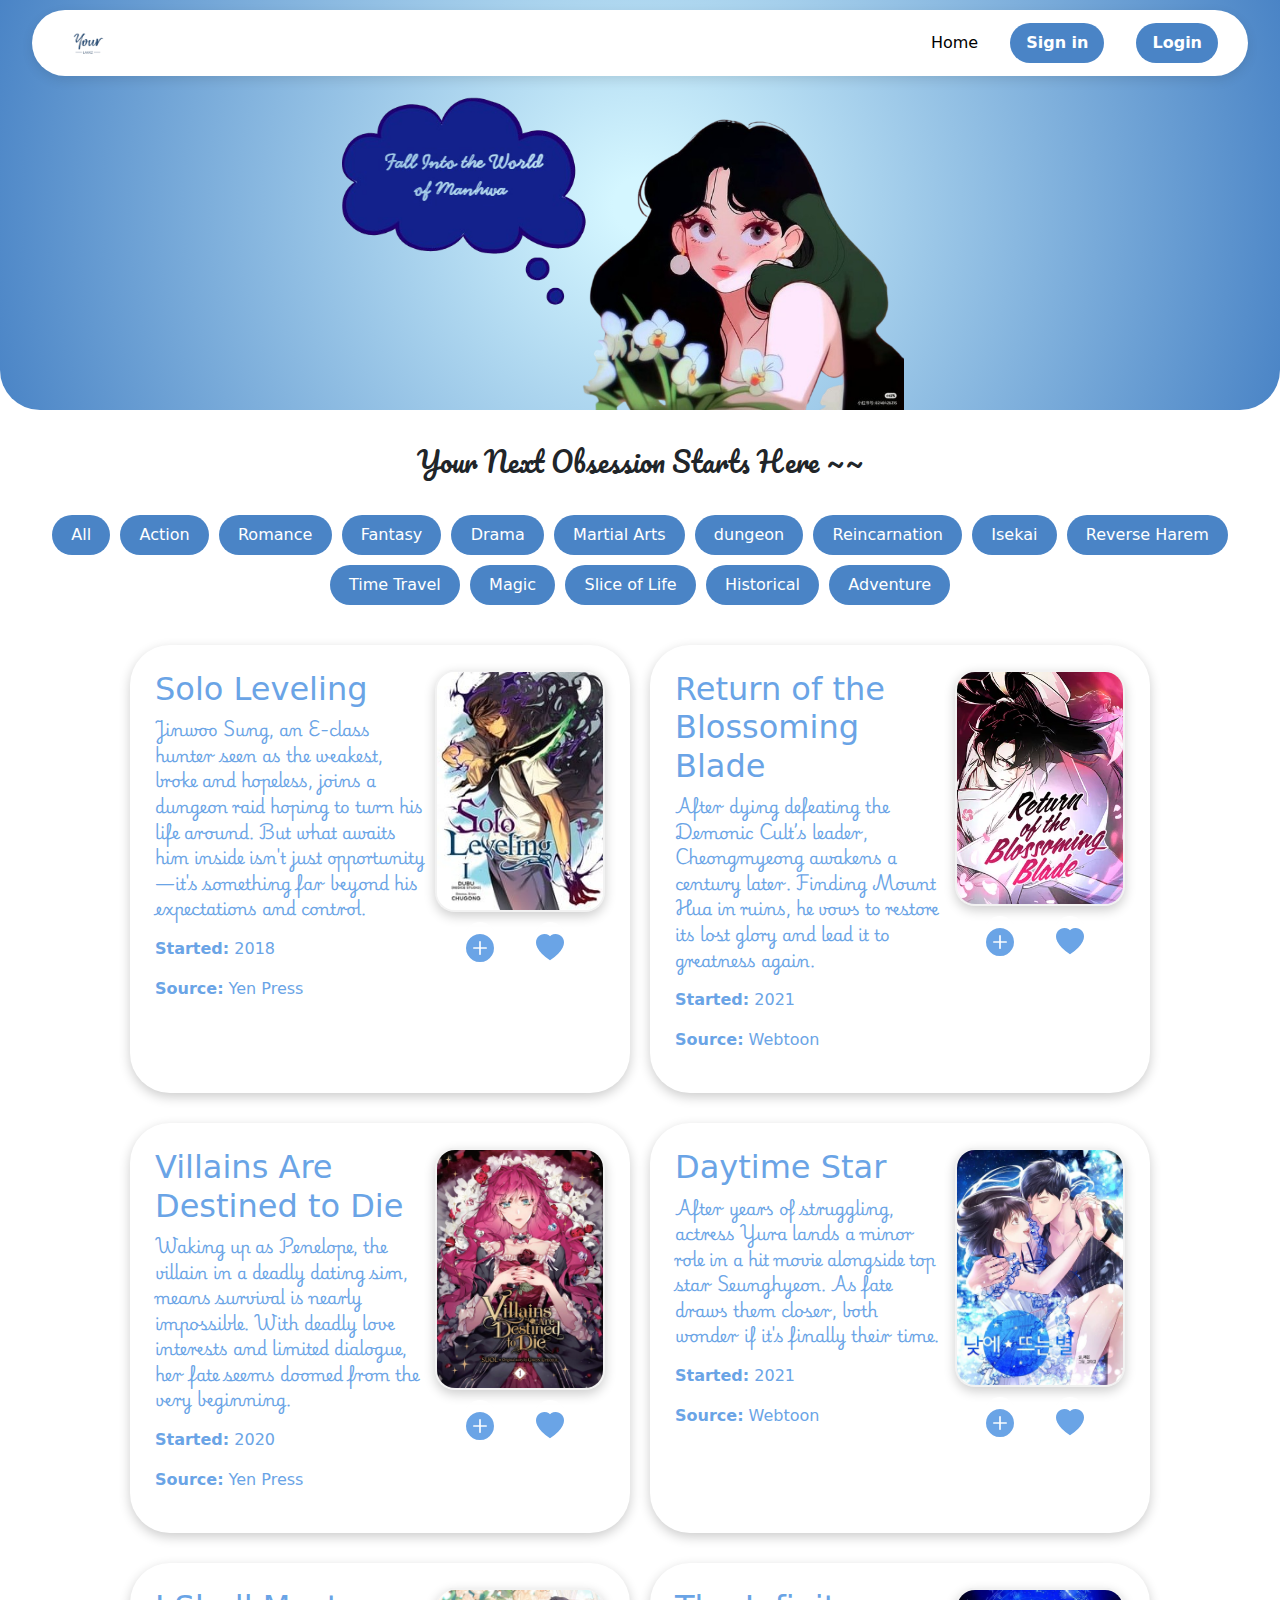
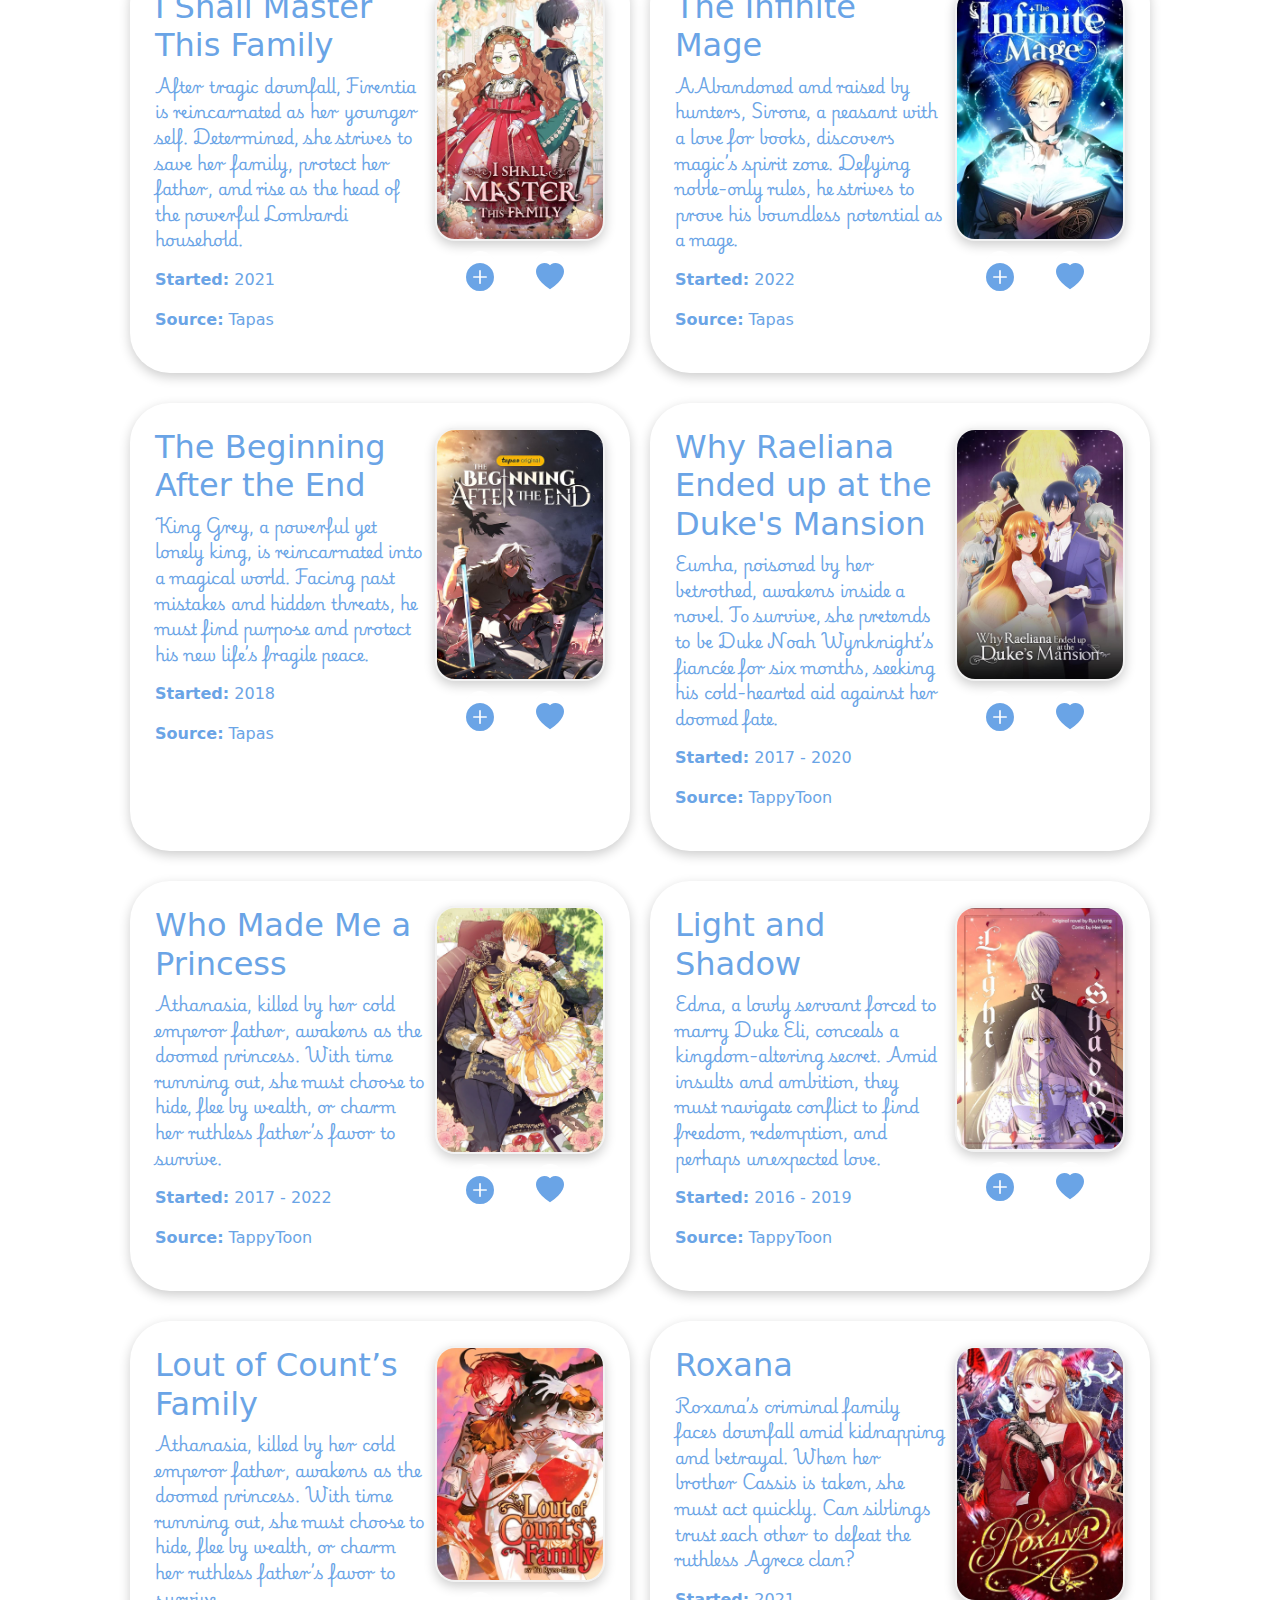
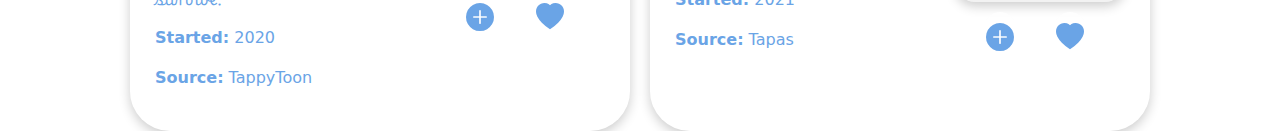
<file: index.html>
<!DOCTYPE html>
<html lang="en">
  <head>
    <meta charset="UTF-8" />
    <meta name="viewport" content="width=device-width, initial-scale=1.0" />
    <link rel="stylesheet" href="style.css" />
    <link rel="preconnect" href="https://fonts.googleapis.com" />
    <link rel="preconnect" href="https://fonts.gstatic.com" crossorigin />
    <link
      href="https://fonts.googleapis.com/css2?family=Pacifico&family=Nunito&display=swap"
      rel="stylesheet"
    />
    <link
      href="https://fonts.googleapis.com/css2?family=Playwrite+PL:wght@100..400&family=Ubuntu:ital,wght@0,300;0,400;0,500;0,700;1,300;1,400;1,500;1,700&display=swap"
      rel="stylesheet"
    />
    <link
      href="https://cdn.jsdelivr.net/npm/bootstrap@5.3.3/dist/css/bootstrap.min.css"
      rel="stylesheet"
    />
    <link
      href="https://cdn.jsdelivr.net/npm/bootstrap-icons@1.10.5/font/bootstrap-icons.css"
      rel="stylesheet"
    />
    <link
      href="https://cdn.jsdelivr.net/npm/bootstrap@5.3.3/dist/css/bootstrap.min.css"
      rel="stylesheet"
    />
    <link
      href="https://cdn.jsdelivr.net/npm/bootstrap-icons@1.10.5/font/bootstrap-icons.css"
      rel="stylesheet"
    />
  </head>
  <body>
    <section class="hero">
      <header class="navbar">
        <div class="logo">
          <img src="assets/hero section/logo.png" alt="Site Logo" />
        </div>
        <nav>
          <ul>
            <li><a href="index.html"><button class="home-btn" >Home</button></a></li>
            <li><a href="sign.html"><button class="sign-btn">Sign in</button></a></li>
            <li><a href="login.html"><button class="login-btn">Login</button></a></li>
          </ul>
        </nav>
      </header>

      <img
        src="assets\hero section\speech.png"
        alt="Speech Bubble"
        class="speech"
      />
      <img src="assets\hero section\girl.png" alt="Manhwa Girl" class="girl" />
    </section>

    <div class="tagline">Your Next Obsession Starts Here ~~</div>

    <div class="filter-bar">
      <button data-filter="All">All</button>
      <button data-filter="Action">Action</button>
      <button data-filter="Romance">Romance</button>
      <button data-filter="Fantasy">Fantasy</button>
      <button data-filter="Drama">Drama</button>
      <button data-filter="Martial_Arts">Martial Arts</button>
      <button data-filter="dungeon">dungeon</button>
      <button data-filter="Reincarnation">Reincarnation</button>
      <button data-filter="Isekai">Isekai</button>
      <button data-filter="Reverse_Harem">Reverse Harem</button>
      <button data-filter="Time_Travel">Time Travel</button>
      <button data-filter="Magic">Magic</button>
      <button data-filter="Slice_of_Life">Slice of Life</button>
      <button data-filter="Historical">Historical</button>
      <button data-filter="Historical">Adventure</button>
    </div>
    <div
      div
      id="manhwa-card-container"
      class="manhwa-card-container"
      style="margin-top: 40px"
    >
      <!--cards will fetched from manhwa_card.html-->
    </div>

    <script src="script.js"></script>
  </body>
</html>
</file>
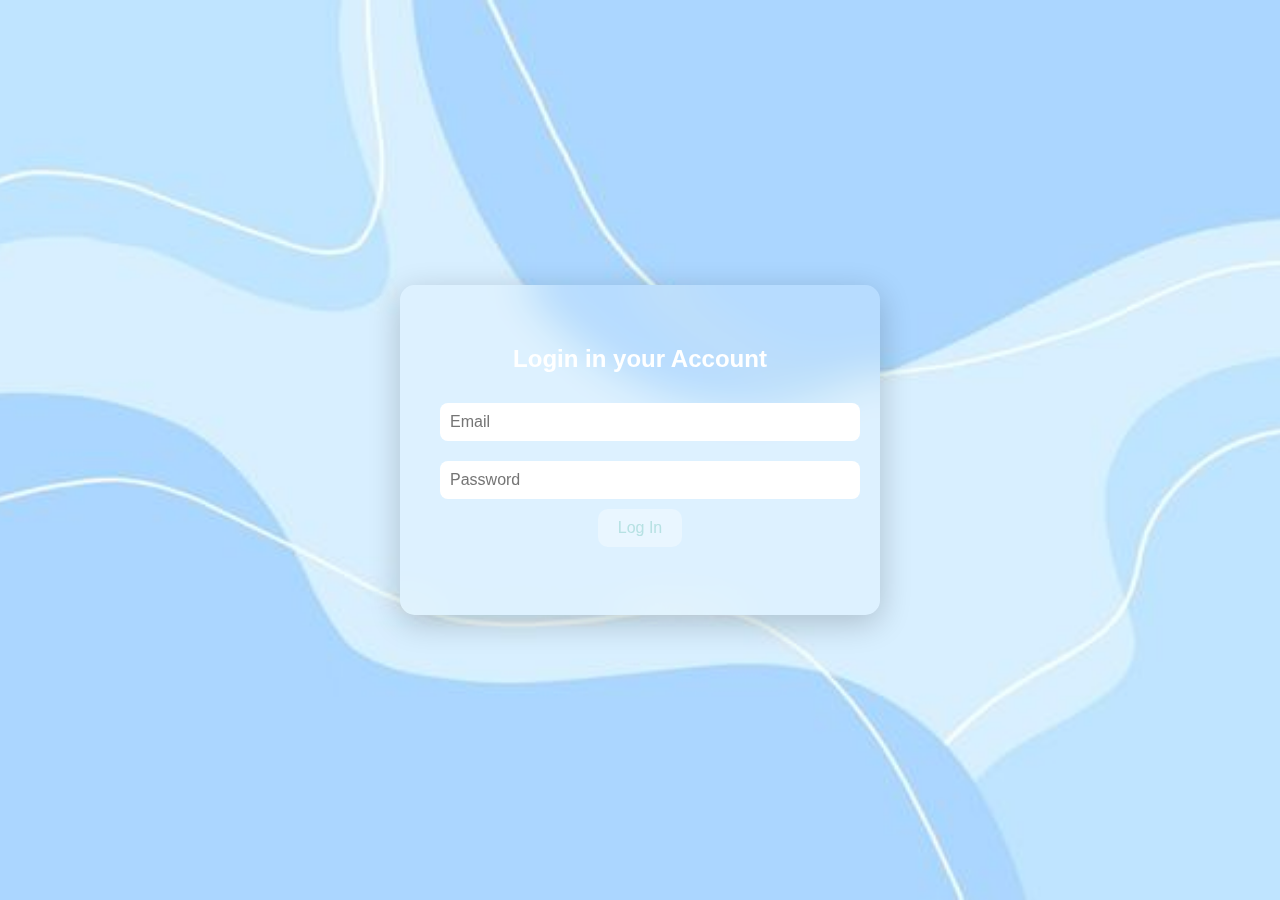
<file: login.html>
<!DOCTYPE html>
<html lang="en">
  <head>
    <meta charset="UTF-8" />
    <title>Login</title>
    <style>
      body {
        margin: 0;
        padding: 0;
        font-family: "Segoe UI", sans-serif;
        background: url("assets/login/background.jpg") no-repeat center
          center/cover;
        height: 100vh;
        display: flex;
        align-items: center;
        justify-content: center;
      }

      .login-box {
        background: rgba(255, 255, 255, 0.15);
        border-radius: 15px;
        padding: 40px;
        width: 400px;
        height: 250px;
        backdrop-filter: blur(20px);
        box-shadow: 0 8px 32px rgba(0, 0, 0, 0.2);
        text-align: center;
      }

      .login-box h2 {
        color: white;
        margin-bottom: 20px;
      }

      .login-box input {
        width: 100%;
        padding: 10px;
        margin: 10px 0;
        border: none;
        border-radius: 8px;
        outline: none;
        font-size: 16px;
      }

      .login-box button {
        padding: 10px 20px;
        background-color: #ffffff55;
        border: none;
        border-radius: 10px;
        color: rgb(182, 225, 227);
        font-size: 16px;
        cursor: pointer;
        transition: 0.3s;
      }

    
      .login-box button:hover {
        background-color: #4a84c6;
      }
    </style>
  </head>
  <body>
    <div class="login-box">
      <h2>Login in your Account</h2>
      <input type="email" placeholder="Email" required />
      <input type="password" placeholder="Password" required />
      <button>Log In</button>
    </div>
  </body>
</html>
</file>
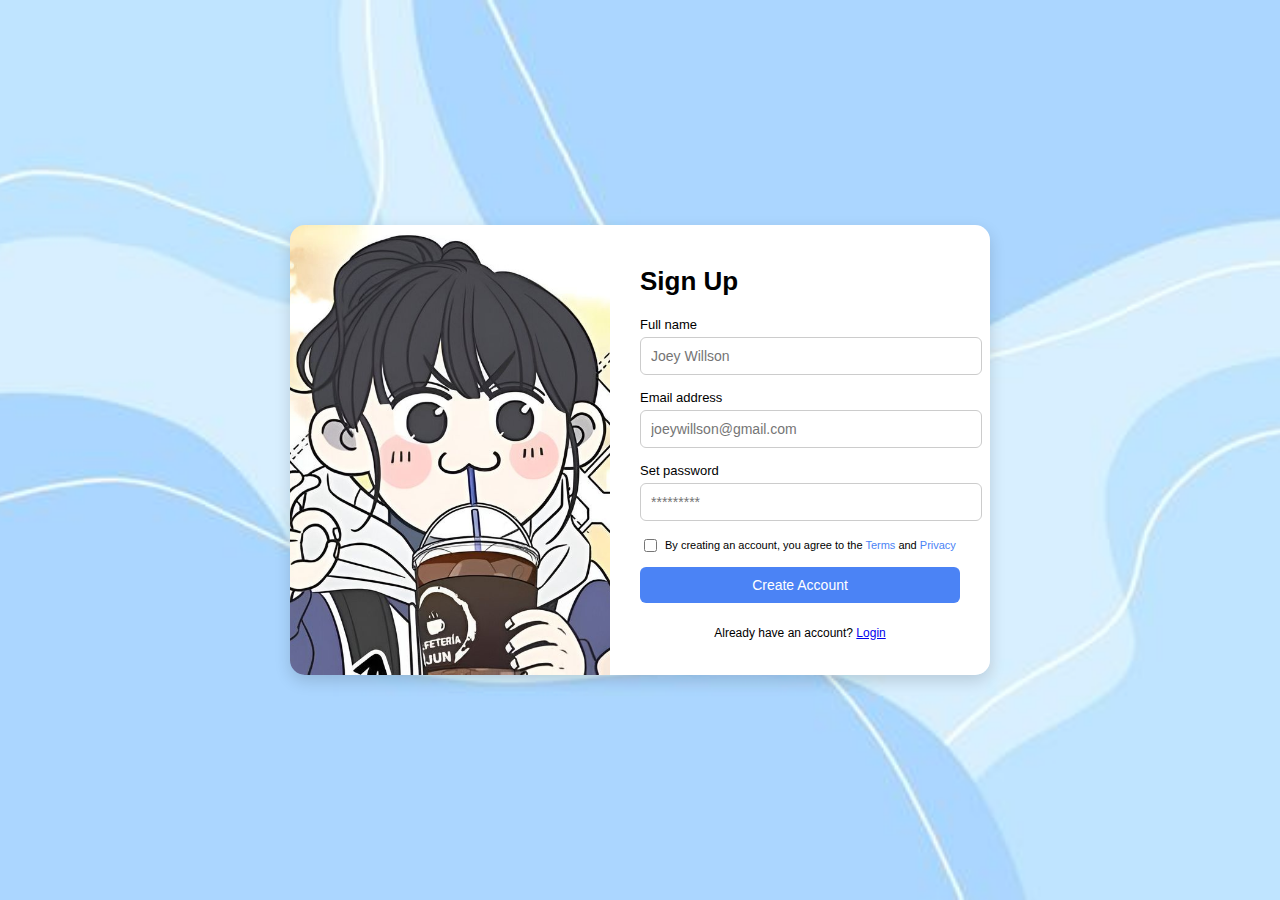
<file: sign.html>
<!DOCTYPE html>
<html lang="en">
  <head>
    <meta charset="UTF-8" />
    <title>Sign Up</title>
    <style>
      body {
        margin: 0;
        font-family: "Segoe UI", sans-serif;
        height: 100vh;
        display: flex;
        justify-content: center;
        align-items: center;
        background: url("assets/login/background.jpg") no-repeat center
          center/cover;
      }

      .signup-container {
        display: flex;
        width: 700px;
        height: 450px;
        border-radius: 15px;
        overflow: hidden;
        box-shadow: 0 6px 16px rgba(0, 0, 0, 0.15);
      }

      .left-panel {
        flex: 1;
        background: url("assets/signup/image.jpg") no-repeat center center/cover;
      }

      .right-panel {
        flex: 1;
        background-color: #fff;
        padding: 40px 30px;
        display: flex;
        flex-direction: column;
        justify-content: center;
      }

      .right-panel h1 {
        font-size: 26px;
        margin-bottom: 20px;
      }

      form label {
        font-size: 13px;
        margin-bottom: 5px;
        display: block;
      }

      form input[type="text"],
      form input[type="email"],
      form input[type="password"] {
        width: 100%;
        padding: 10px;
        margin-bottom: 15px;
        border-radius: 6px;
        border: 1px solid #ccc;
        font-size: 14px;
      }

      form button[type="submit"] {
        width: 100%;
        padding: 10px;
        background-color: #4b83f5;
        color: white;
        border: none;
        border-radius: 6px;
        font-size: 14px;
        cursor: pointer;
        margin-bottom: 15px;
      }

      form button[type="submit"]:hover {
        background-color: #366cd1;
      }

      .terms {
        display: flex;
        align-items: center;
        font-size: 11px;
        margin-bottom: 12px;
      }

      .terms input {
        margin-right: 8px;
      }

      .terms a {
        color: #4b83f5;
        text-decoration: none;
      }

      .social-signup {
        text-align: center;
      }

      .social-signup p {
        font-size: 12px;
        margin: 10px 0;
      }

      .social-signup button {
        margin: 3px;
        padding: 8px 12px;
        border-radius: 6px;
        border: 1px solid #ddd;
        font-size: 12px;
        cursor: pointer;
      }

      .login-link {
        text-align: center;
        font-size: 12px;
        margin-top: 8px;
      }
    </style>
  </head>
  <body>
    <div class="signup-container">
      <div class="left-panel"></div>
      <div class="right-panel">
        <h1>Sign Up</h1>
        <form>
          <label>Full name</label>
          <input type="text" placeholder="Joey Willson" required />

          <label>Email address</label>
          <input type="email" placeholder="joeywillson@gmail.com" required />

          <label>Set password</label>
          <input type="password" placeholder="*********" required />

          <div class="terms">
            <input type="checkbox" required />
            <span>
              By creating an account, you agree to the
              <a href="#">Terms</a> and <a href="#">Privacy</a>
            </span>
          </div>

          <button type="submit">Create Account</button>

          <p class="login-link">
            Already have an account? <a href="login.html">Login</a>
          </p>
        </form>
      </div>
    </div>
  </body>
</html>
</file>
<file: style.css>
* {
  margin: 0;
  padding: 0;
  box-sizing: border-box;
}

body {
  font-family: "Nunito", sans-serif;
  background-color: #f4f4f4;
}

/*Navbar  */
.navbar {
  width: 95%;
  min-height: 50px;
  background-color: white;
  padding: 0 2rem;
  border-radius: 40px;
  display: flex;
  justify-content: space-between;
  align-items: center;
  box-shadow: 0 4px 12px rgba(0, 0, 0, 0.1);
  position: fixed;
  top: 10px;
  z-index: 10;
  margin-top: 0;
  padding-top: 0.5rem;
  padding-bottom: 0.5rem;
}

.navbar,
.logo,
nav ul {
  display: flex;
  align-items: center;
}
.navbar {
  justify-content: space-between;
}

.login-btn {
  margin-right: 30px;
  border: none;
  background-color: #4a84c6;
  color: white !important;
  padding: 0.5rem 1rem;
  border-radius: 20px;
  font-weight: bold;
  transition: background-color 0.3s ease;
}

.sign-btn{
  border: none;
  background-color: #4a84c6;
  color: white !important;
  padding: 0.5rem 1rem;
  border-radius: 20px;
  font-weight: bold;
  transition: background-color 0.3s ease;
}

.home-btn{
  border: none;
  background-color: white;
}

.home-btn:hover{
  color: #3a6ca8;
}
.login-btn:hover {
  background-color: #3a6ca8;
}

.logo {
  display: flex;
  align-items: center;
  font-family: "Pacifico", cursive;
  font-size: 5rem;
}

.logo img {
  margin-left: 30px;
  height: 50px;
  width: 50px;
  object-fit: contain;
}

nav ul {
  list-style: none;
  display: flex;
  align-items: center;
  margin: 0;
  padding: 0;
}

nav li {
  margin-left: 2rem;
}

nav a {
  text-decoration: none;
  color: #333;
  font-size: 1rem;
  transition: color 0.3s ease;
}

nav a:hover {
  color: #0077ff;
}

.hero {
  width: 100%;
  height: 410px;
  background: radial-gradient(circle at center, #d4f6ff 4%, #4a84c6 100%);
  display: flex;
  flex-direction: column;
  align-items: center;
  position: relative;
  border-radius: 0 0 40px 40px;
  overflow: hidden;
}

.girl {
  height: 80%;
  left: 45%;
  max-height: 500px;
  object-fit: contain;
  z-index: 2;
  position: absolute;
  bottom: 0;
  right: 10%;
}

.speech {
  position: absolute;
  top: 19%;
  left: 25%;
  width: 300px;
  max-width: 350px;
  z-index: 1;
}

.tagline {
  text-align: center;
  font-size: 1.7rem;
  margin: 2rem;
  font-family: "Pacifico", cursive;
}

.filter-bar {
  display: flex;
  flex-wrap: wrap; 
  justify-content: center;
  gap: 10px;
  margin-top: 1.5rem;
  padding: 0 1rem;
}
.filter-bar button {
  padding: 0.5rem 1.2rem;
  border: none;
  border-radius: 50px;
  background-color: #4a84c6;
  color: white;
  cursor: pointer;
  transition: background-color 0.3s;
  font-size: 1rem;
}
.filter-bar button:hover {
  background-color: #2e5c91;
}


body {
  background-color: #eef1f2;
  font-family: "Ubuntu", sans-serif;
  color: #6aa4e6;
  margin: 0;
  padding: 0;
}

.playwrite-desc {
  font-family: "Playwrite PL", cursive;
  font-weight: 400;
  font-style: normal;
  font-size: 16px;
  line-height: 1.6;
}

.manhwa-row {
  display: flex;
  flex-wrap: wrap;
  gap: 20px;
  justify-content: center;
}

/* Card layout */
.manhwa-card {
  max-width: 500px;
  flex: 1 1 320px;
  display: flex;
  flex-direction: row;
  background-color: white;
  color: #6aa4e6;
  border-radius: 40px;
  padding: 25px;
  width: 500px;
  box-shadow: 0 4px 12px rgba(0, 0, 0, 0.2);
}

/* Text side */
.card-left {
  flex: 1;
  padding-right: 10px;
}

/* Image side */
.card-right img {
  width: 170px;
  height: auto;
  border-radius: 10px;
  box-shadow: 0 4px 10px rgba(0, 0, 0, 0.4);
}

.manhwa-card img {
  border-radius: 20px;
  box-shadow: 0 4px 12px rgba(0, 0, 0, 0.2);
  border: 2px solid rgba(0, 0, 0, 0.05);
}

.card-buttons {
  position: relative; /* ADD THIS */
}

.hidden-tags {
  display: none;
}

.icon-button {
  margin-top: 10px;
  margin-left: 25px;
  border: none;
  background-color: rgba(255, 255, 255, 0.6); 
  backdrop-filter: blur(4px); 
  border-radius: 50%;
  padding: 6px;
  cursor: url("/static/assets/cursor/pointer.png") 0 0, auto;
  transition: background-color 0.3s;
}

.icon-button i {
  font-size: 28px;
  color: #6aa4e6;
  transition: transform 0.3s, color 0.3s;
}

.icon-button:hover i {
  transform: scale(1.3);
}

/* Heart icon */
.icon-button.heart i {
  color: #6aa4e6;
}
.icon-button.heart:hover i {
  color: red;
}

/* Plus icon */
.icon-button.plus i {
  color: #6aa4e6;
}
.icon-button.plus:hover i {
  color: #003366;
}

.popup-menu {
      width: 210px;
      background-color: #fff;
      border: 1px solid #ccc;
      border-radius: 30px;
      box-shadow: 0 8px 16px rgba(0,0,0,0.1);
      padding: 10px 15px;
      position: absolute;
      top: 40px;
      right: 0;
      z-index: 999;
    }

.popup-menu li {
      list-style: none;
      padding: 5px 10px;
      cursor: pointer;
      color: #333;
    }

    .popup-menu li:hover {
      background-color: #f0f0f0;
      color: #103a87;
    }

    .hidden {
      display: none !important;
    }
</file>
